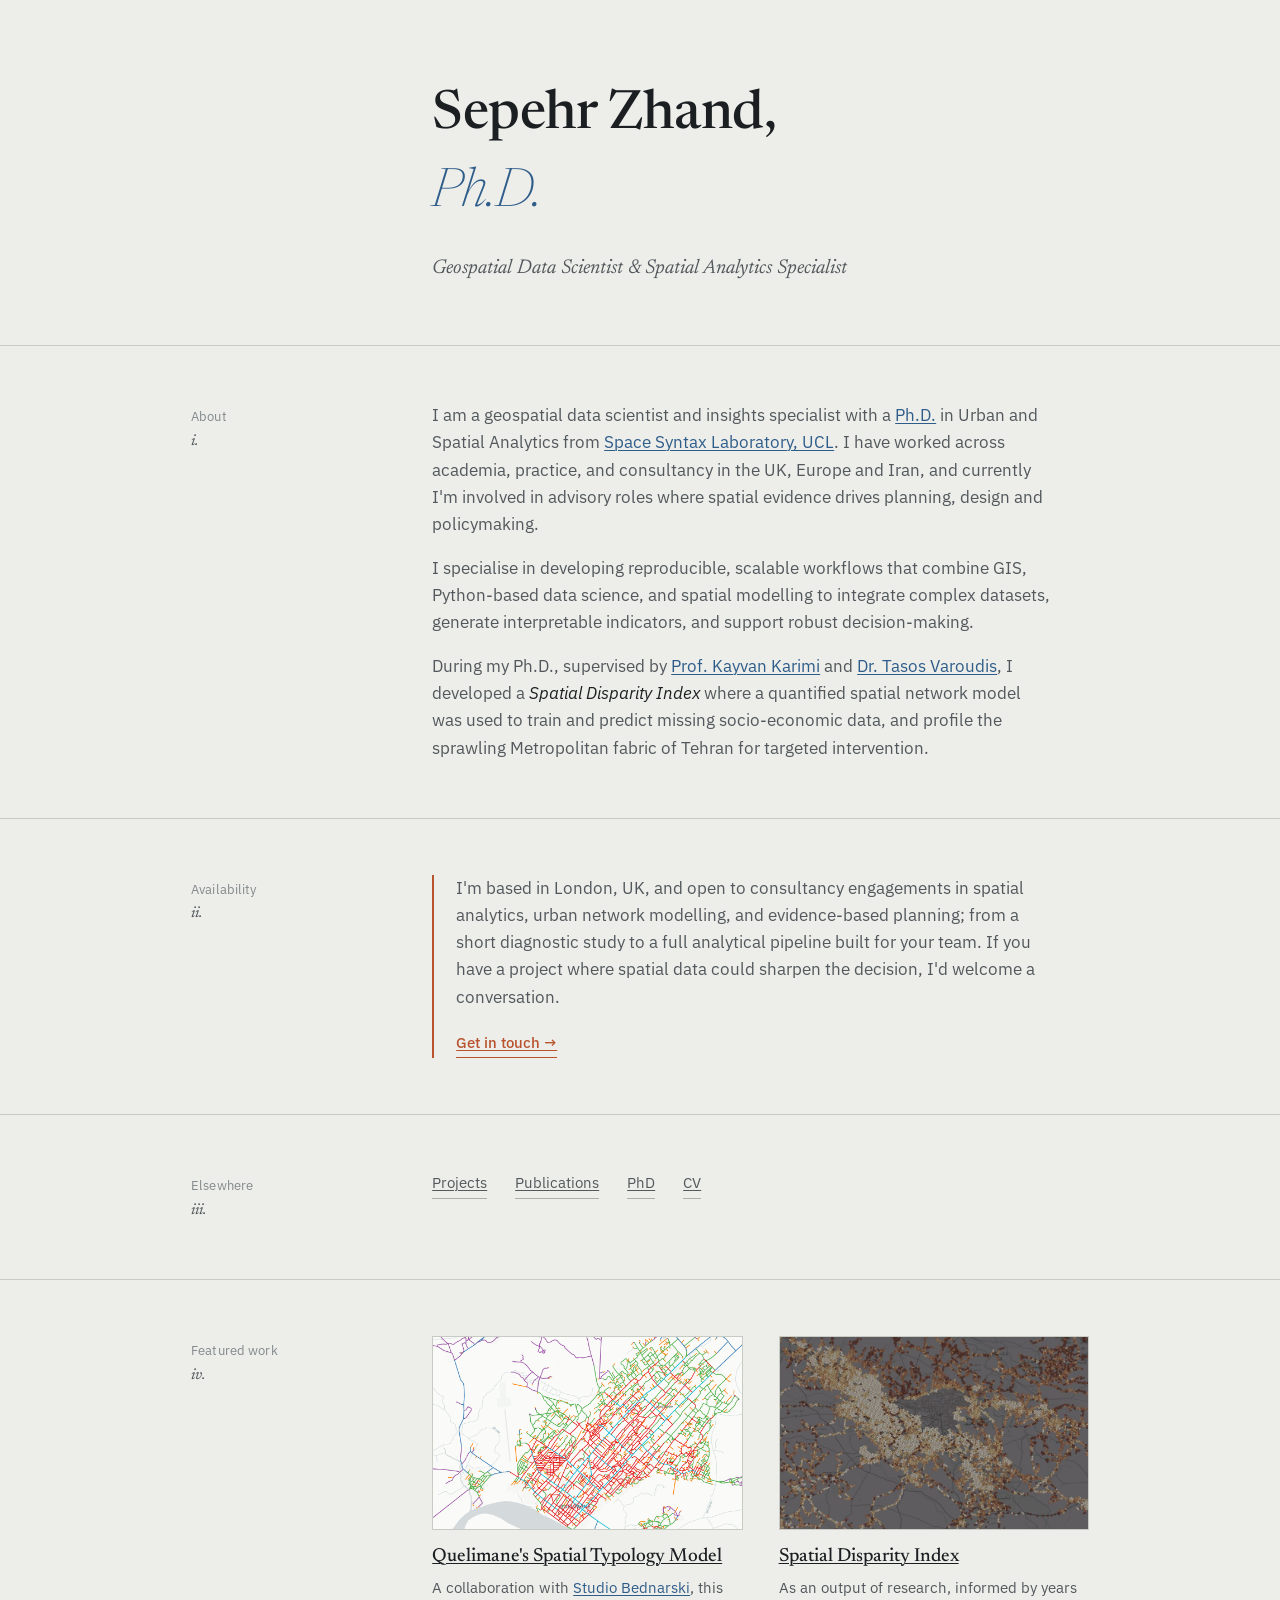
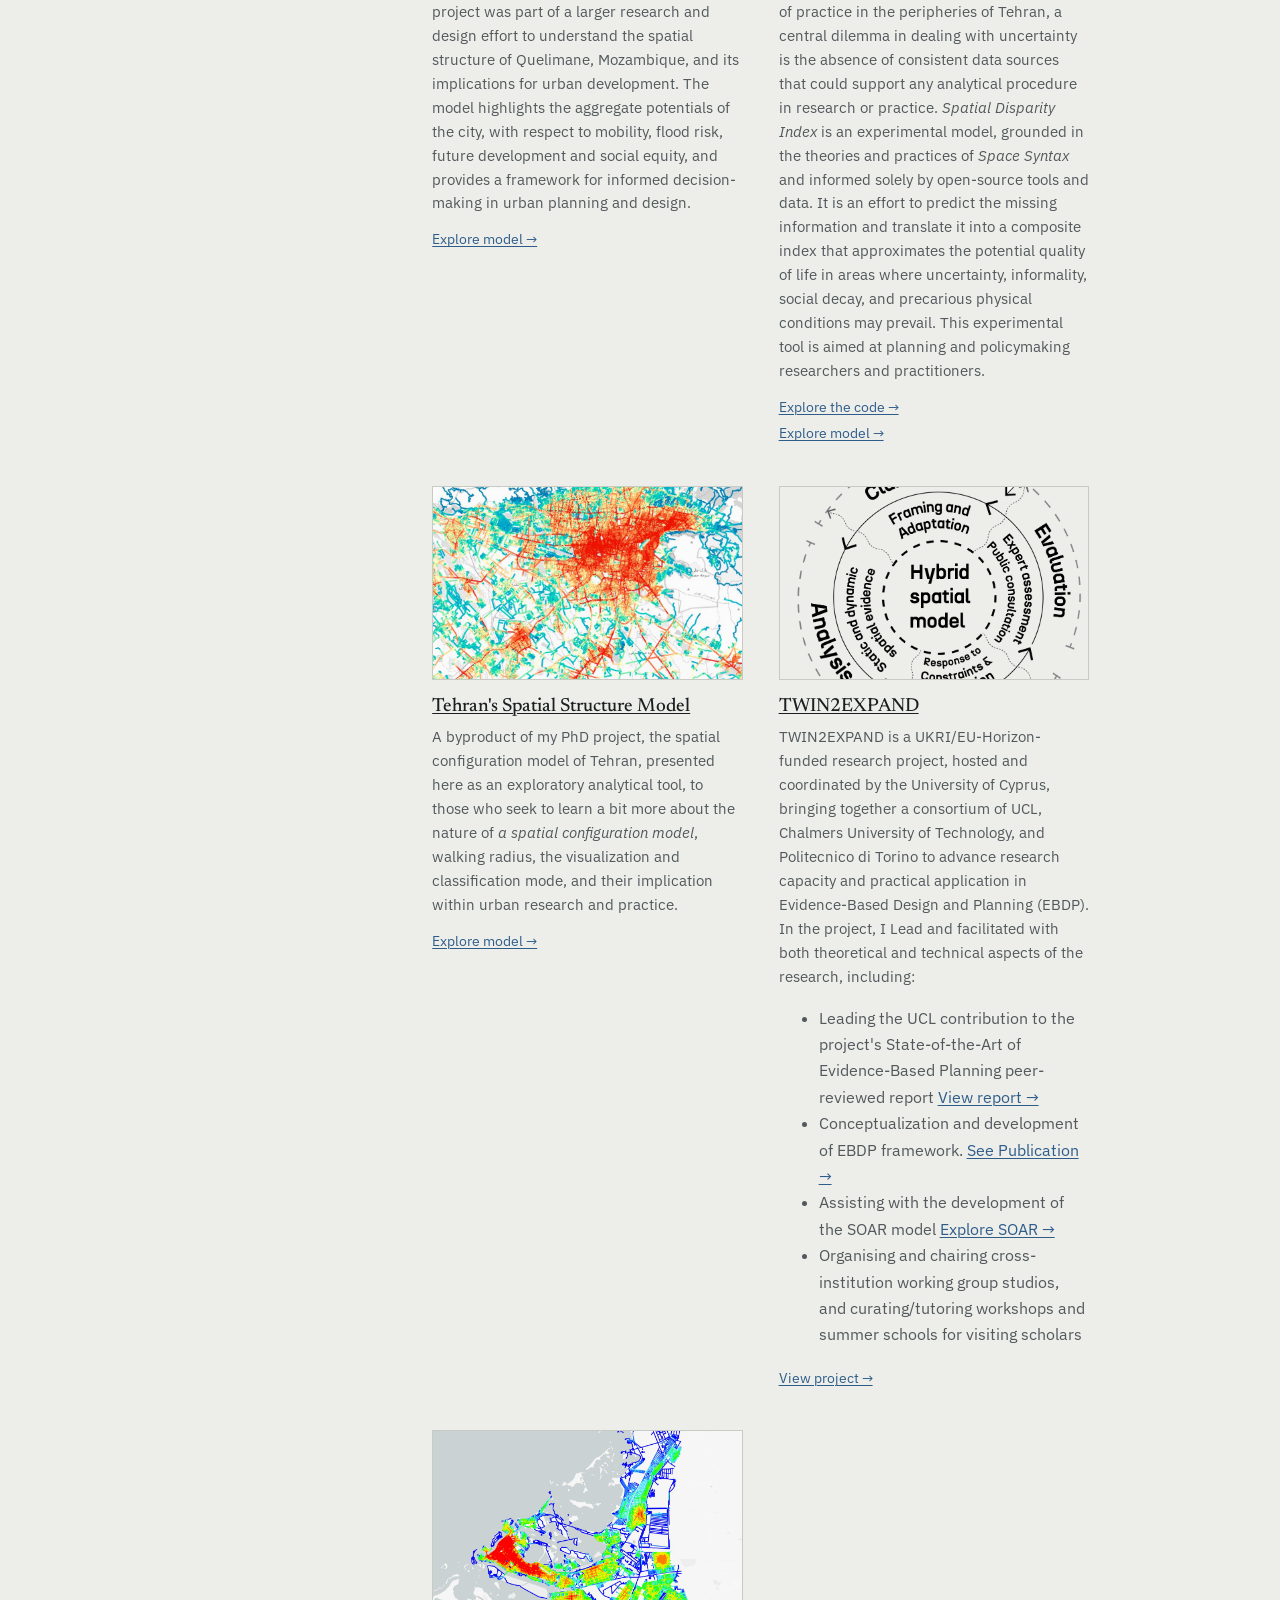
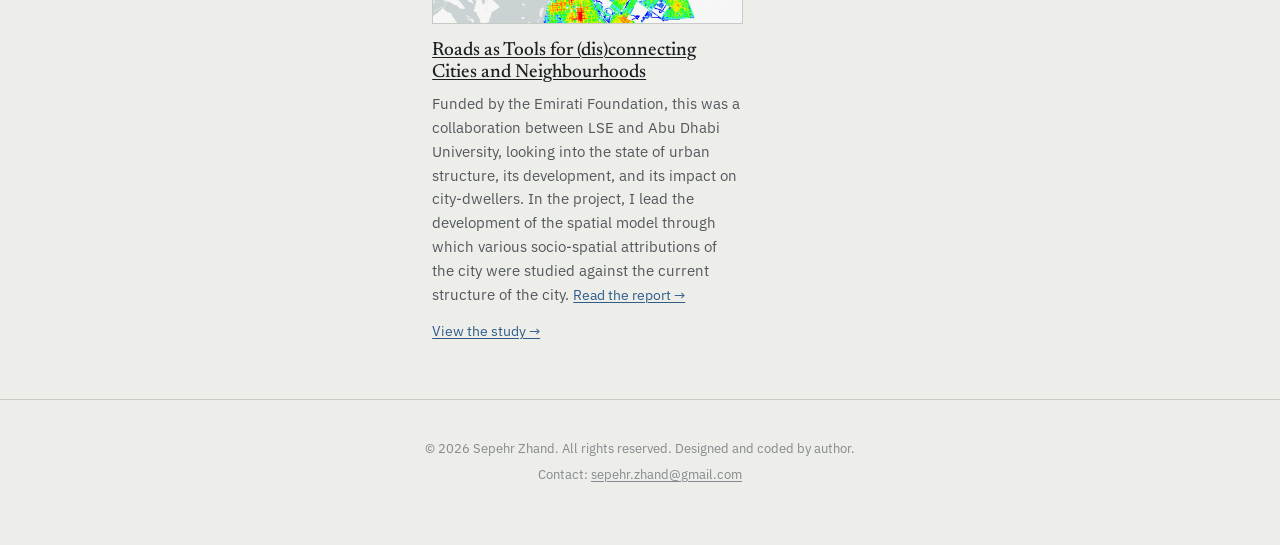
<file: index.html>
<!DOCTYPE html>
<html lang="en">
<head>
  <script async src="https://www.googletagmanager.com/gtag/js?id=G-3QP1PSCG93"></script>
  <script>
    window.dataLayer = window.dataLayer || [];
    function gtag(){dataLayer.push(arguments);}
    gtag('js', new Date());

    gtag('config', 'G-3QP1PSCG93');
  </script>
  <meta charset="UTF-8">
  <meta name="viewport" content="width=device-width, initial-scale=1.0">
  <meta name="description" content="Portfolio of Dr. Sepehr Zhand, a Geospatial Data Scientist & Spatial Analytics Specialist specializing in urban networks, GIS, Python, and spatial modelling.">
  <meta name="keywords" content="Sepehr Zhand, Geospatial Data Scientist, Spatial Analytics, Space Syntax, UCL, Urban Analytics, Python GIS, Tehran Spatial Model">
  <meta name="author" content="Sepehr Zhand">

  <meta property="og:type" content="website">
  <meta property="og:title" content="Sepehr Zhand Ph.D. | Geospatial Data Scientist">
  <meta property="og:description" content="Geospatial data science, urban network modeling, and spatial analytics by Dr. Sepehr Zhand (UCL Space Syntax Laboratory).">
  <meta property="og:image" content="img/tehran_spm.JPG">
  <title>Sepehr Zhand Ph.D. | Geospatial Data Scientist</title>
  <link rel="icon" href="data:image/svg+xml,<svg xmlns=%22http://www.w3.org/2000/svg%22 viewBox=%220 0 100 100%22><text y=%22.9em%22 font-size=%2290%22>🗺️</text></svg>">
  <link rel="preconnect" href="https://fonts.googleapis.com">
  <link rel="preconnect" href="https://fonts.gstatic.com" crossorigin>
  <link href="https://fonts.googleapis.com/css2?family=Newsreader:ital,wght@0,400;0,500;0,600;1,400;1,500&family=IBM+Plex+Sans:ital,wght@0,400;0,500;0,600;1,400&display=swap" rel="stylesheet">
  <link rel="stylesheet" href="styles.css">
</head>
<body>

  <header class="hero">
    <div class="row">
      <div class="spine-label" aria-hidden="true"></div>
      <div class="hero-content">
        <h1 class="name">Sepehr Zhand, <span class="degree">Ph.D.</span></h1>
        <p class="tagline">Geospatial Data Scientist &amp; Spatial Analytics Specialist</p>
      </div>
    </div>
  </header>

  <main>

    <section class="intro" id="about">
      <div class="row">
        <div class="spine-label">About<span class="n">i.</span></div>
        <div class="content">
          <p>
            I am a geospatial data scientist and insights specialist with a <a href="https://www.ucl.ac.uk/bartlett/architecture/people/mphilphd-students/architectural-space-computation-students/sepehr-zhand">Ph.D.</a>
            in Urban and Spatial Analytics from <a href="https://www.ucl.ac.uk/bartlett/architecture/research/space-syntax-laboratory">Space Syntax Laboratory, UCL</a>. I have worked across academia, practice, and consultancy in the UK, Europe and Iran, and currently I'm involved in advisory roles where spatial evidence drives planning, design and policymaking.
          </p>
          <p>
            I specialise in developing reproducible, scalable workflows that combine GIS, Python-based data
            science, and spatial modelling to integrate complex datasets, generate interpretable indicators, and support robust
            decision-making.
          </p>
          <p>
            During my Ph.D., supervised by <a href="https://profiles.ucl.ac.uk/1454-kayvan-karimi">Prof. Kayvan Karimi</a> and
            <a href="https://profiles.ucl.ac.uk/34775-tasos-varoudis">Dr. Tasos Varoudis</a>, I developed a <em>Spatial Disparity Index</em> where a quantified spatial network model was used to train and predict
            missing socio-economic data, and profile the sprawling Metropolitan fabric of Tehran for targeted intervention.
          </p>
        </div>
      </div>
    </section>

    <section class="availability" id="availability">
      <div class="row">
        <div class="spine-label">Availability<span class="n">ii.</span></div>
        <div class="content">
          <p>
            I'm based in London, UK, and open to consultancy engagements in spatial analytics, urban network modelling, and evidence-based planning; from a short diagnostic study to a full analytical pipeline built for your team. If you have a project where spatial data could sharpen the decision, I'd welcome a conversation.
          </p>
          <a class="cta-link" href="mailto:sepehr.zhand@gmail.com?subject=Consultancy%20enquiry">Get in touch →</a>
        </div>
      </div>
    </section>

    <section class="nav-section">
      <div class="row">
        <div class="spine-label">Elsewhere<span class="n">iii.</span></div>
        <div class="content">
          <nav class="nav-links" aria-label="Main Navigation">
            <a href="https://github.com/sepehrzh">Projects</a>
            <a href="https://scholar.google.com/citations?user=4BRWw7YAAAAJ&hl=en">Publications</a>
            <a href="https://discovery.ucl.ac.uk/id/eprint/10216841/">PhD</a>
            <a href="cv.html">CV</a>
          </nav>
        </div>
      </div>
    </section>

    <section class="projects-section" id="work">
      <div class="row">
        <div class="spine-label">Featured work<span class="n">iv.</span></div>
        <div class="content">

          <div class="projects-grid">

            <article class="project-card">
              <div class="project-image">
                <img src="img/que.PNG" alt="Quelimane's spatial typology">
              </div>
              <div class="project-content">
                <h3><a href="https://www.studio-bednarski.com/map.html">Quelimane's Spatial Typology Model</a></h3>
                <p>
                  A collaboration with <a href="https://www.studio-bednarski.com/">Studio Bednarski</a>, this project was part of a larger research and design effort to understand the spatial structure of Quelimane, Mozambique, and its implications for urban development. The model highlights the aggregate potentials of the city, with respect to mobility, flood risk, future development and social equity, and provides a framework for informed decision-making in urban planning and design.
                </p>
                <a class="project-link-text" href="https://www.studio-bednarski.com/map.html">Explore model →</a>
              </div>
            </article>

            <article class="project-card">
              <div class="project-image">
                <img src="img/sdi_tehran.JPG" alt="Tehran's Spatial Disparity Index">
              </div>
              <div class="project-content">
                <h3><a href="https://sepehrzh.github.io/sdi/index.html">Spatial Disparity Index</a></h3>
                <p>
                  As an output of research, informed by years of practice in the peripheries of Tehran, a central dilemma in dealing with uncertainty is the absence of consistent data sources that could support any analytical procedure in research or practice. <i>Spatial Disparity Index</i> is an experimental model, grounded in the theories and practices of <i>Space Syntax</i> and informed solely by open-source tools and data. It is an effort to predict the missing information and translate it into a composite index that approximates the potential quality of life in areas where uncertainty, informality, social decay, and precarious physical conditions may prevail. This experimental tool is aimed at planning and policymaking researchers and practitioners.
                </p>
                <a class="project-link-text" href="https://github.com/sepehrzh/sdi-tehran">Explore the code →</a> <br>
                <a class="project-link-text" href="https://sepehrzh.github.io/sdi/index.html">Explore model →</a>
              </div>
            </article>

            <article class="project-card">
              <div class="project-image">
                <img src="img/tehran_spm.JPG" alt="Tehran Spatial Structure Model visualization map">
              </div>
              <div class="project-content">
                <h3><a href="https://sepehrzh.github.io/tehran_spm/teh.html">Tehran's Spatial Structure Model</a></h3>
                <p>
                  A byproduct of my PhD project, the spatial configuration model of Tehran, presented here as an exploratory analytical tool, to those who seek to learn a bit more about the nature of <em>a spatial configuration model</em>, walking radius, the visualization and classification mode, and their implication within urban research and practice.
                </p>
                <a class="project-link-text" href="https://sepehrzh.github.io/tehran_spm/teh.html">Explore model →</a>
              </div>
            </article>

            <article class="project-card">
              <div class="project-image">
                <img src="img/ebdp.png" alt="TWIN2EXPAND Project diagram">
              </div>
              <div class="project-content">
                <h3><a href="https://twin2expand.surf.com.cy/">TWIN2EXPAND</a></h3>
                <p>
                  TWIN2EXPAND is a UKRI/EU-Horizon-funded research project, hosted and coordinated by the University of Cyprus, 
                  bringing together a consortium of UCL, Chalmers University of Technology, and Politecnico di Torino 
                  to advance research capacity and practical application in Evidence-Based Design and Planning (EBDP).
                  <br>
                  In the project, I Lead and facilitated with both theoretical and technical aspects of the research, including:
                  <ul>
                    <li>Leading the UCL contribution to the project's State-of-the-Art of Evidence-Based Planning peer-reviewed report <a href="https://twin2expand.surf.com.cy/wp-content/uploads/2025/10/D3.2-State-of-the-Art-of-EBDP.pdf">View report →</a> </li>
                    <li>Conceptualization and development of EBDP framework. <a href="https://www.mdpi.com/2413-8851/9/11/457">See Publication →</a></li>
                    <li>Assisting with the development of the SOAR model <a href="https://github.com/UCL/t2e-soar-eu">Explore SOAR →</a></li>
                    <li>Organising and chairing cross-institution working group studios, and curating/tutoring workshops and summer schools for visiting scholars</li>
                  </ul>
                </p>
                <a class="project-link-text" href="https://twin2expand.surf.com.cy/">View project →</a>
              </div>
            </article>

            <article class="project-card">
              <div class="project-image">
                <img src="img/Whole_boundary_INTr2km.jpg" alt="Abu Dhabi road network spatial study map">
              </div>
              <div class="project-content">
                <h3><a href="https://www.lse.ac.uk/cities/research/cities-environment-and-climate-change/Roads-as-Tools-for-disconnecting-Cities-and-Neighbourhoods-a-socio-spatial-study-of-Abu-Dhabi">Roads as Tools for (dis)connecting Cities and Neighbourhoods</a></h3>
                <p>
                  Funded by the Emirati Foundation, this was a collaboration between LSE and Abu Dhabi University, 
                  looking into the state of urban structure, its development, and its impact on city-dwellers.
                  In the project, I lead the development of the spatial model through which various socio-spatial attributions of the city were studied against the current structure of the city.
                  <a class="project-link-text" href="https://researchonline.lse.ac.uk/id/eprint/121109/">Read the report →</a>
                </p>
                <a class="project-link-text" href="https://www.lse.ac.uk/cities/research/cities-environment-and-climate-change/Roads-as-Tools-for-disconnecting-Cities-and-Neighbourhoods-a-socio-spatial-study-of-Abu-Dhabi">View the study →</a>
              </div>
            </article>

          </div>
        </div>
      </div>
    </section>

  </main>

  <footer class="site-footer">
    <p class="footer-copyright">&copy; 2026 Sepehr Zhand. All rights reserved. Designed and coded by author.</p>
    <p class="footer-contact">
      Contact: <a href="mailto:sepehr.zhand@gmail.com">sepehr.zhand@gmail.com</a>
    </p>
  </footer>

</body>
</html>
</file>
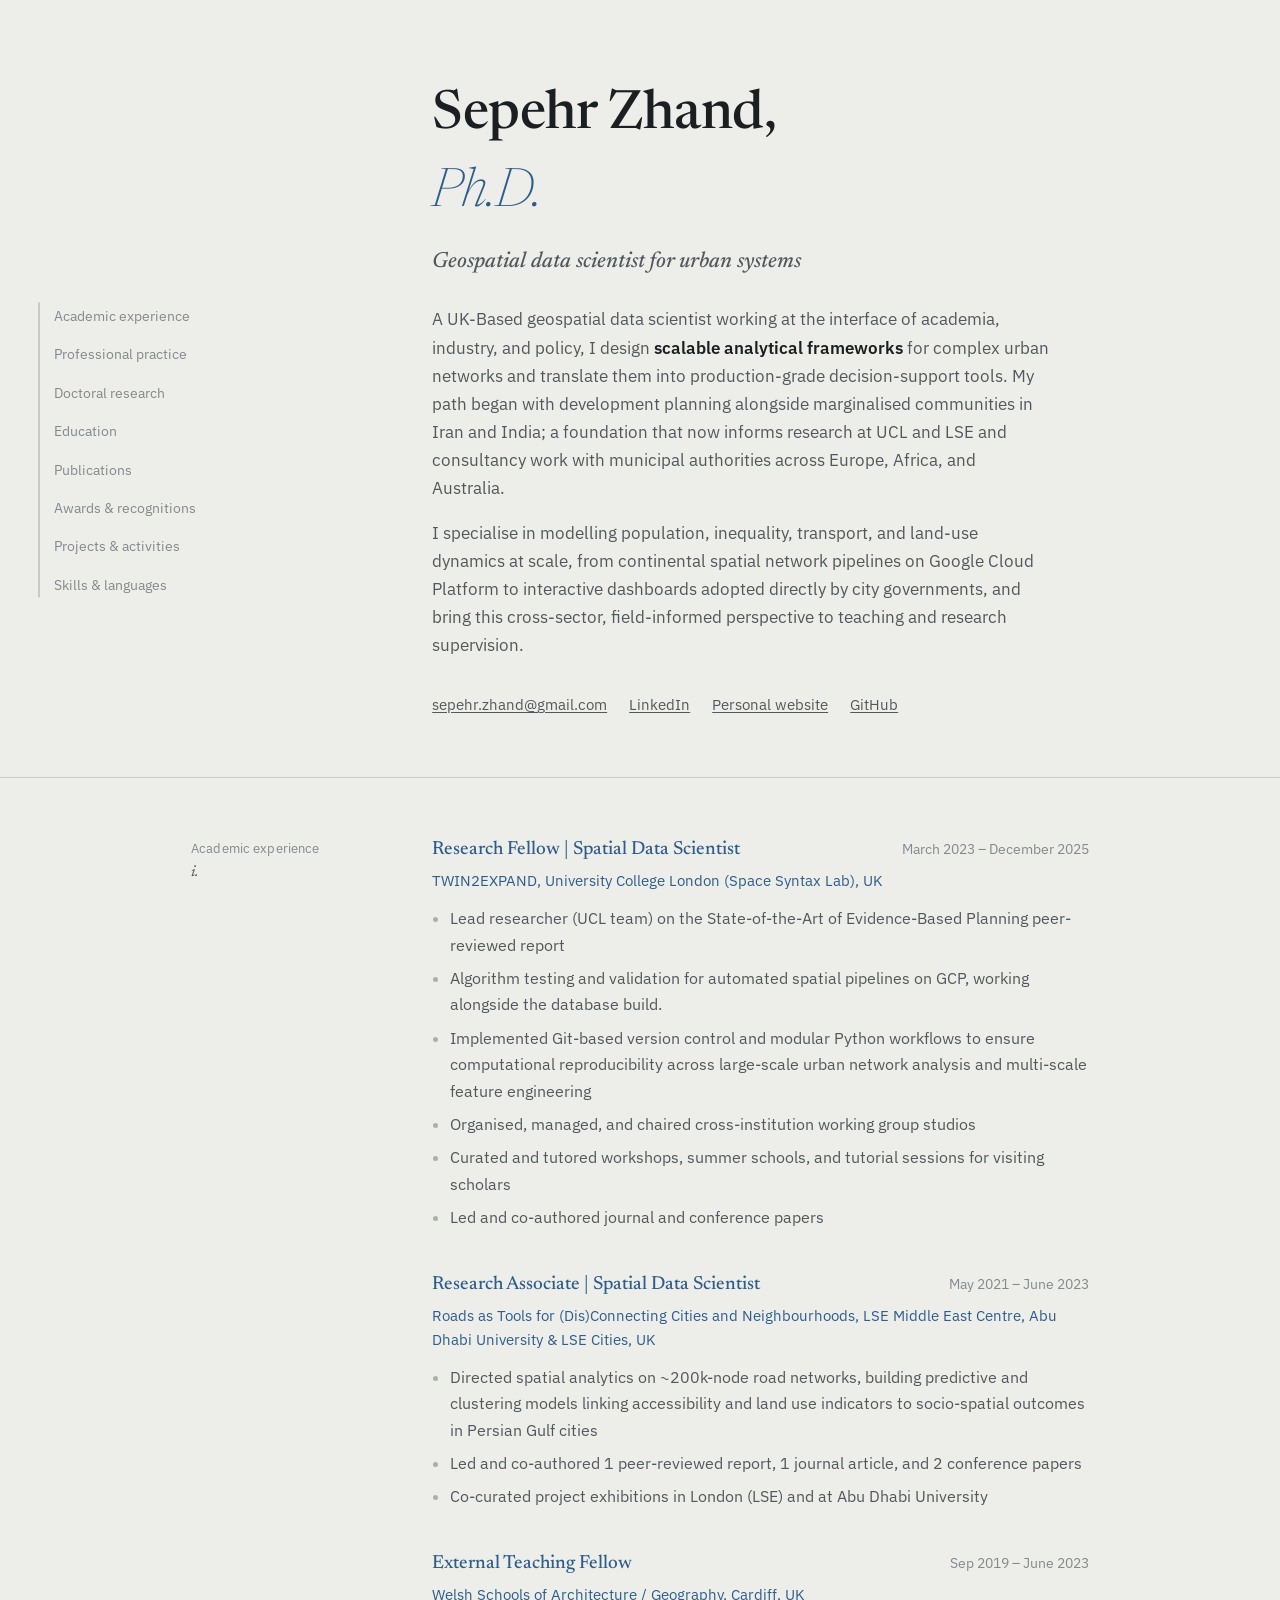
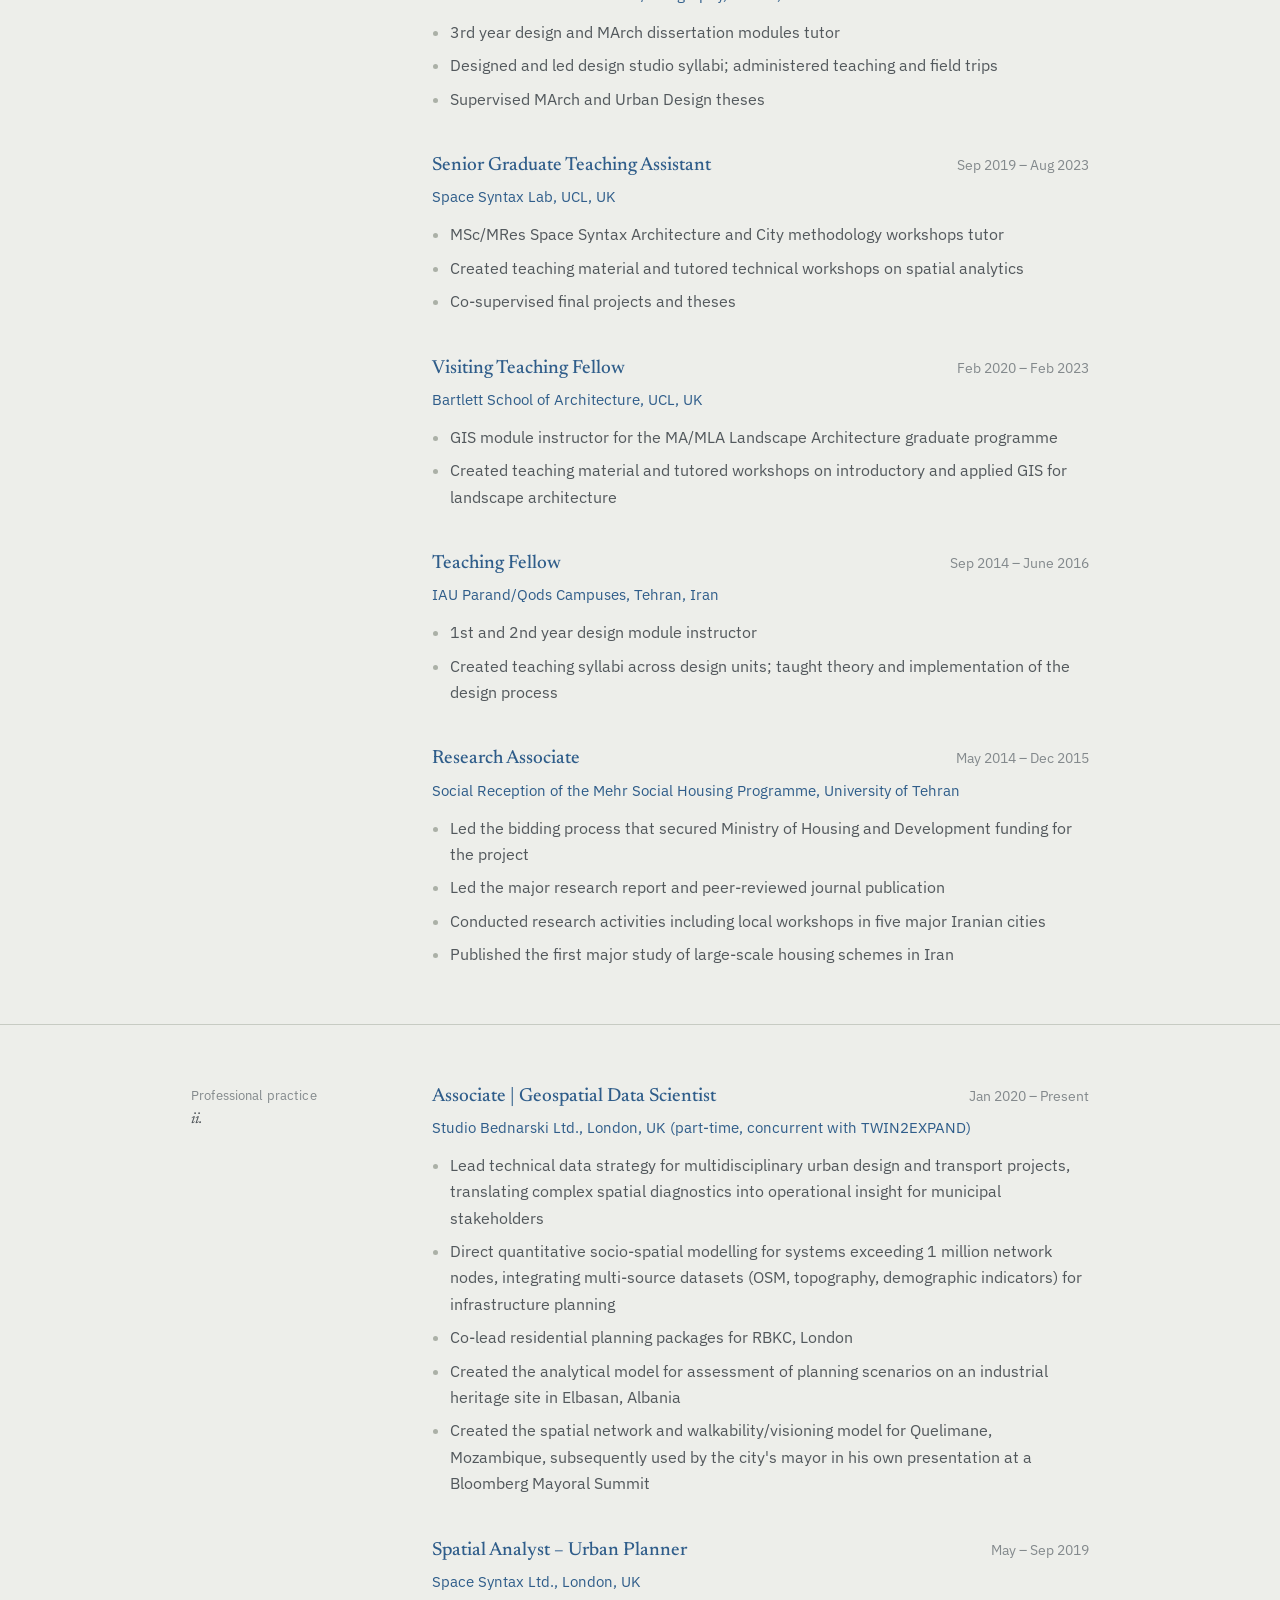
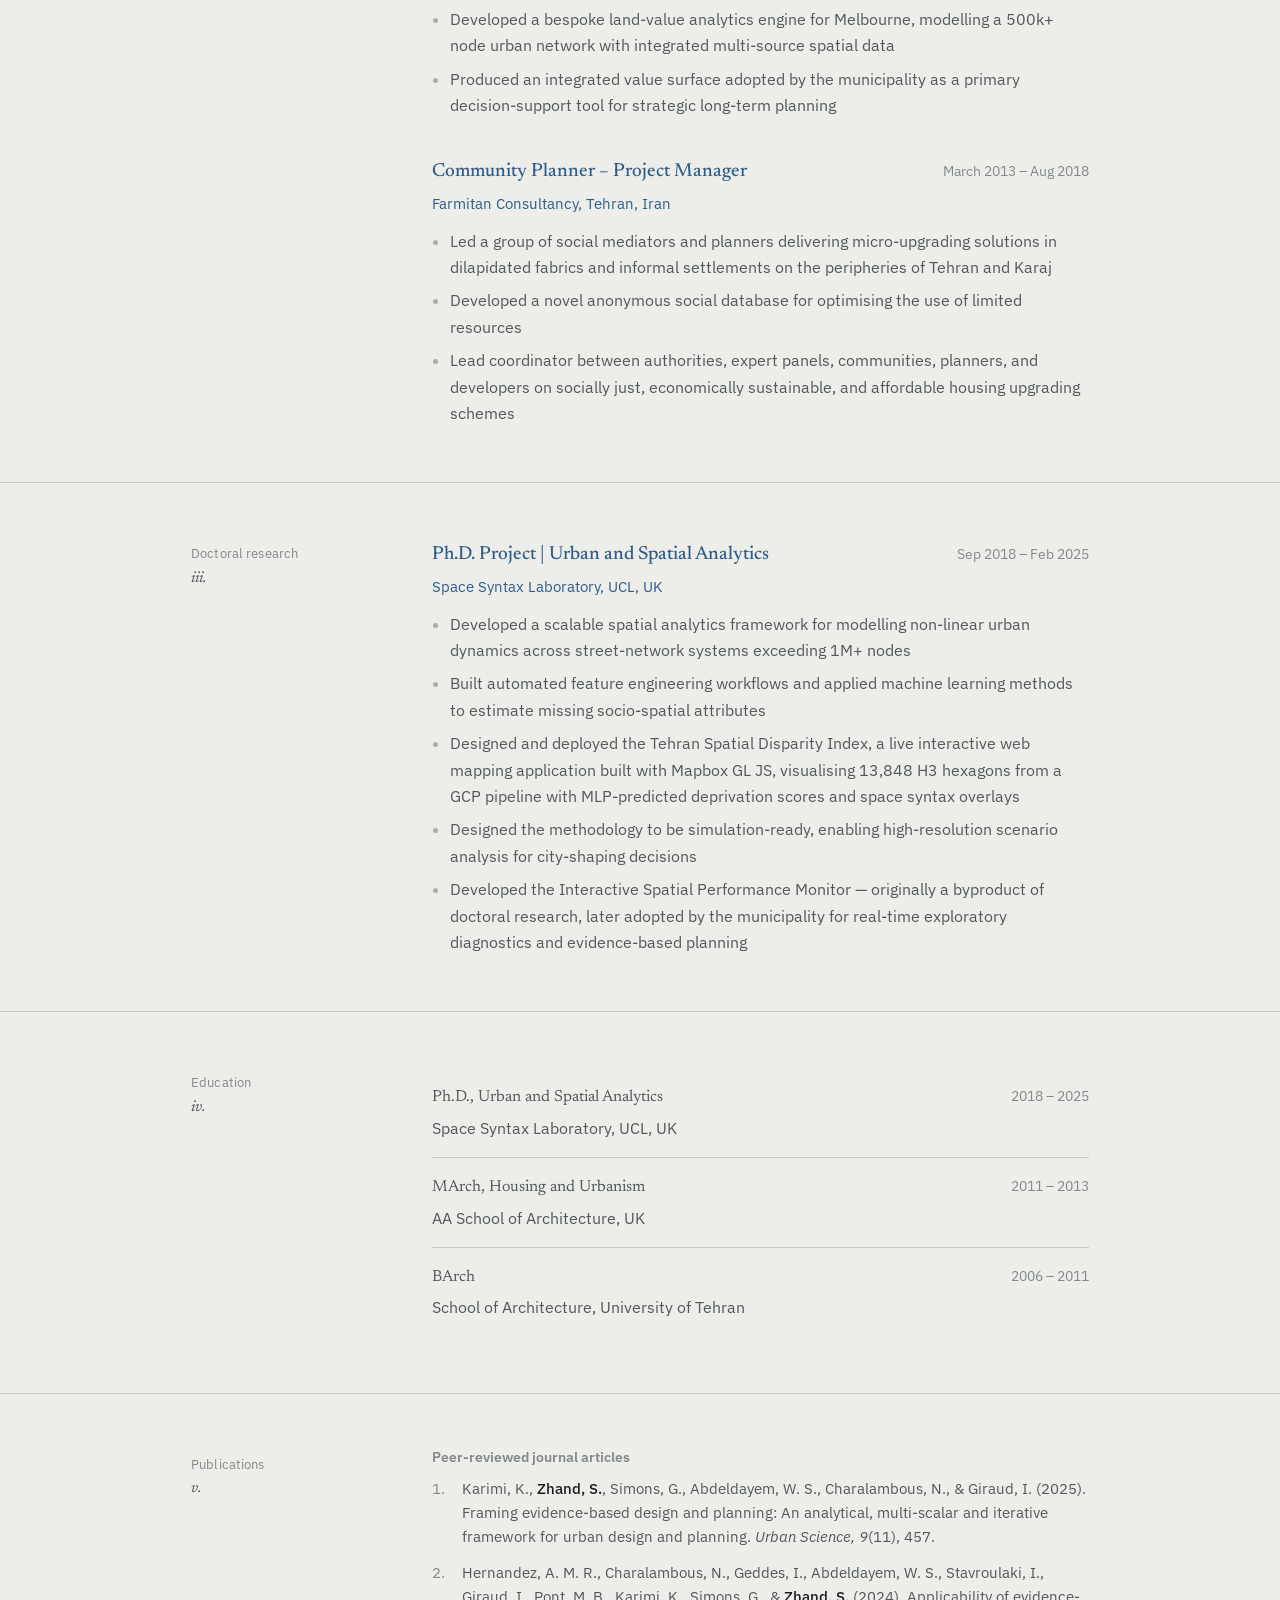
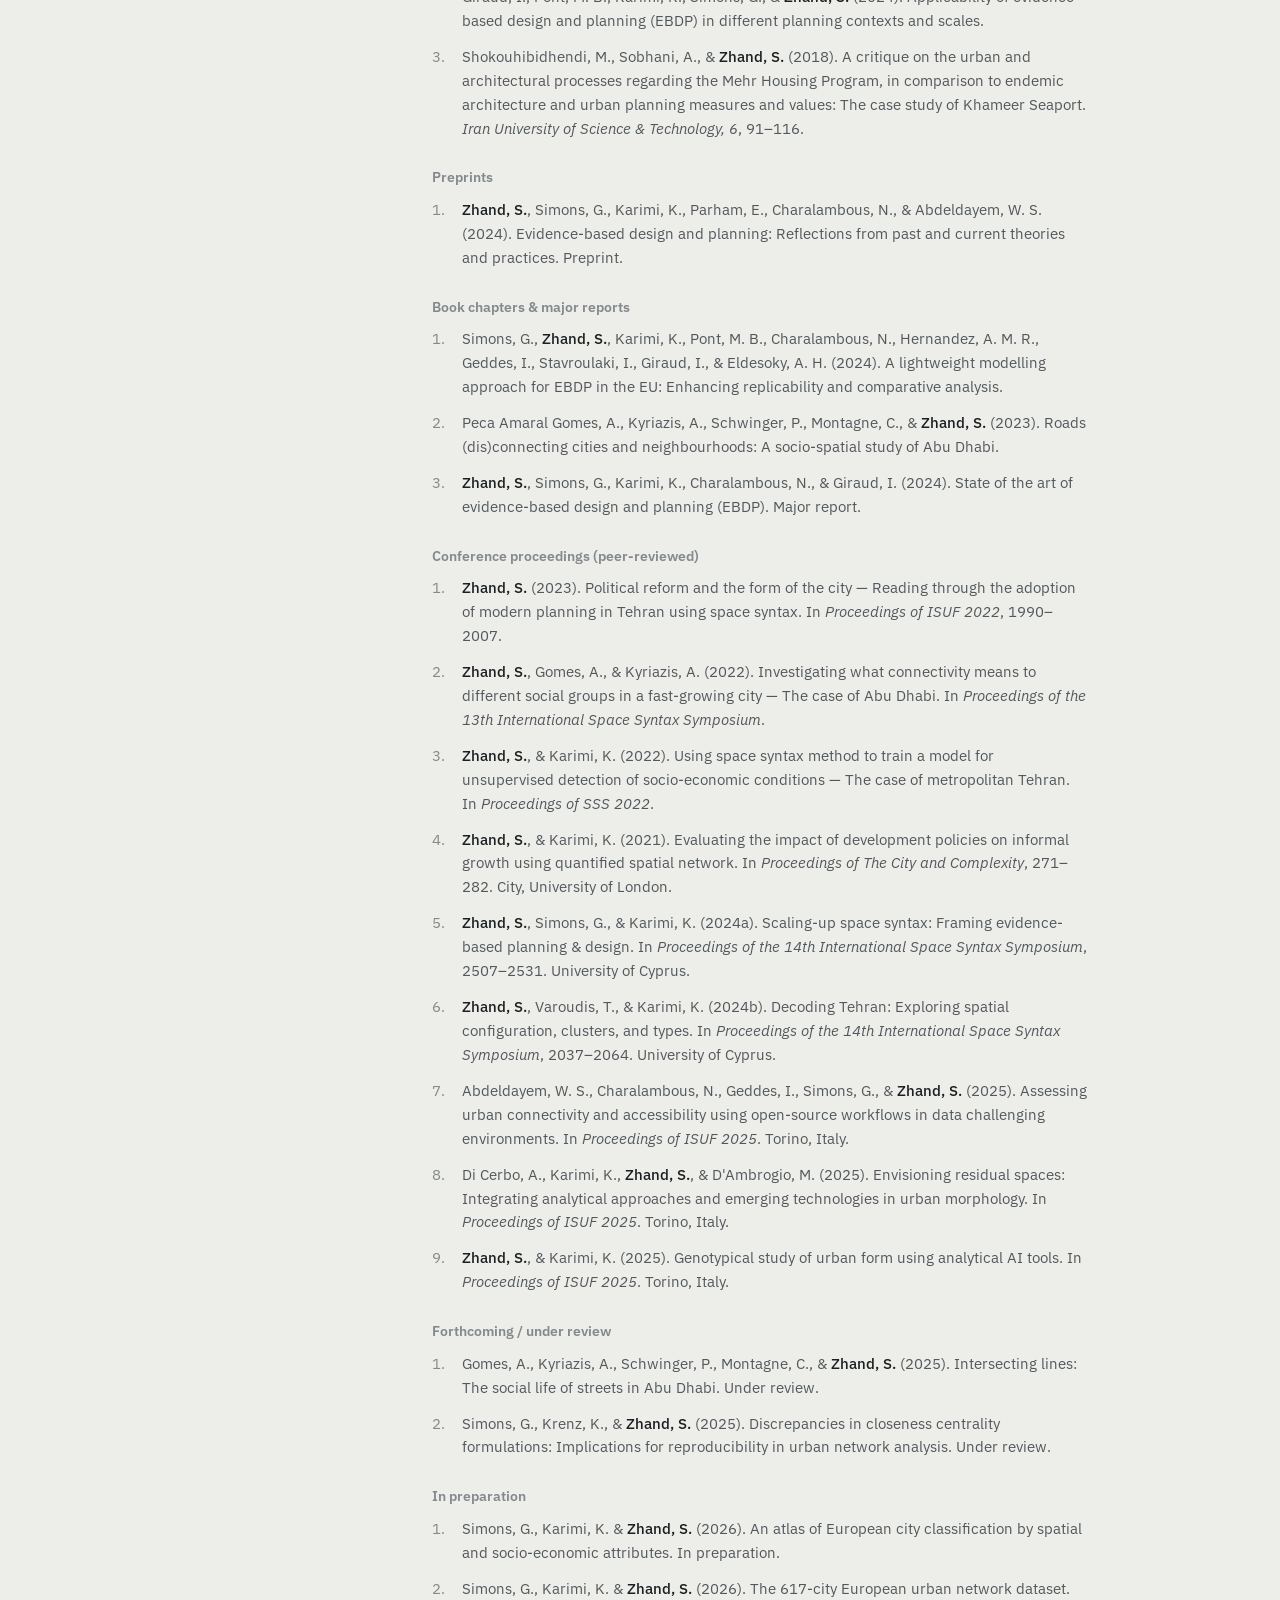
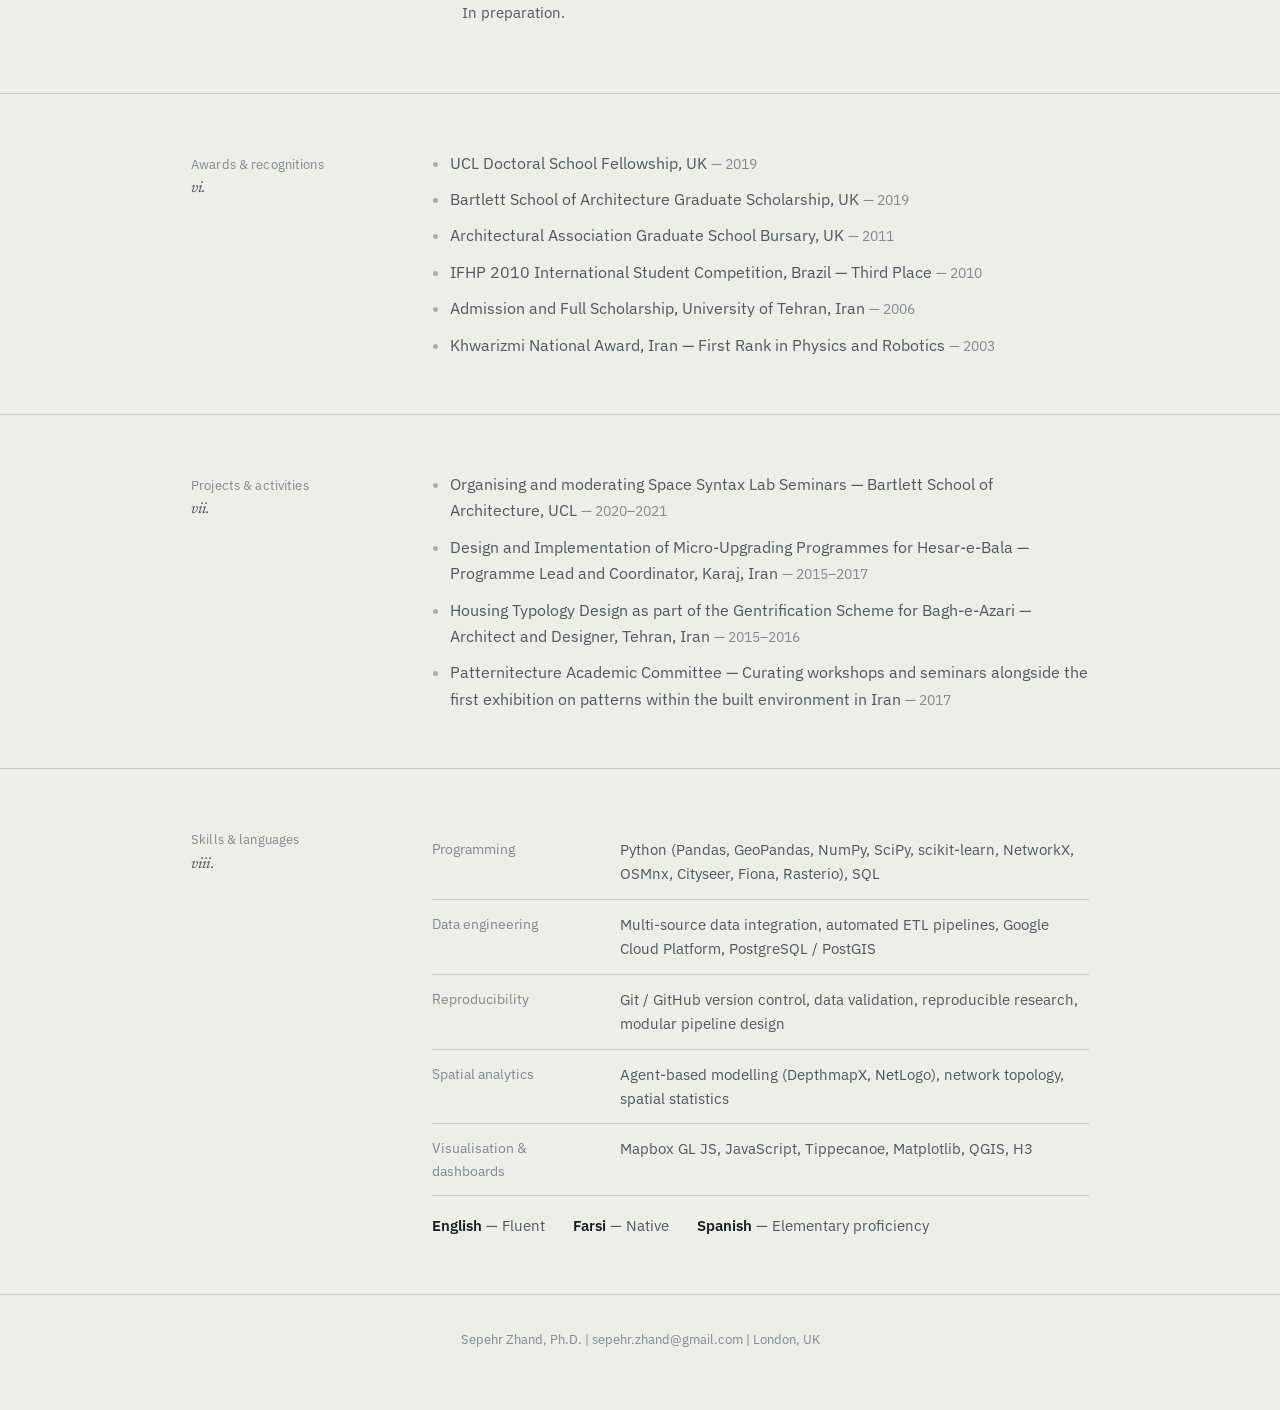
<file: cv.html>
<!DOCTYPE html>
<html lang="en">
<head>
  <script async src="https://www.googletagmanager.com/gtag/js?id=G-3QP1PSCG93"></script>
  <script>
    window.dataLayer = window.dataLayer || [];
    function gtag(){dataLayer.push(arguments);}
    gtag('js', new Date());

    gtag('config', 'G-3QP1PSCG93');
  </script>
  <meta charset="UTF-8">
  <meta name="viewport" content="width=device-width, initial-scale=1.0">
  <title>Sepehr Zhand, Ph.D. — Geospatial Data Scientist</title>
  <meta name="description" content="CV of Sepehr Zhand, Ph.D. — Geospatial Data Scientist working at the interface of academia, industry, and policy in urban systems and spatial analytics.">
  <link rel="preconnect" href="https://fonts.googleapis.com">
  <link rel="preconnect" href="https://fonts.gstatic.com" crossorigin>
  <link href="https://fonts.googleapis.com/css2?family=Newsreader:ital,wght@0,400;0,500;0,600;1,400;1,500&family=IBM+Plex+Sans:ital,wght@0,400;0,500;0,600;1,400&display=swap" rel="stylesheet">
  <link rel="stylesheet" href="styles.css">
</head>
<body>
  <nav class="cv-sidebar" aria-label="CV Sections">
    <ul>
      <li><a href="#academic">Academic experience</a></li>
      <li><a href="#practice">Professional practice</a></li>
      <li><a href="#doctoral">Doctoral research</a></li>
      <li><a href="#education">Education</a></li>
      <li><a href="#publications">Publications</a></li>
      <li><a href="#awards">Awards &amp; recognitions</a></li>
      <li><a href="#projects">Projects &amp; activities</a></li>
      <li><a href="#skills">Skills &amp; languages</a></li>
    </ul>
  </nav>

<header class="hero">
  <div class="row">
    <div></div>
    <div class="content">
      <h1 class="name">Sepehr Zhand, <span class="degree">Ph.D.</span></h1>
      <h3 class="name">Geospatial data scientist for urban systems</h3>
      <div class="intro">
        <p>A UK-Based geospatial data scientist working at the interface of academia, industry, and policy, I design <strong>scalable analytical frameworks</strong> for complex urban networks and translate them into production-grade decision-support tools. My path began with development planning alongside marginalised communities in Iran and India; a foundation that now informs research at UCL and LSE and consultancy work with municipal authorities across Europe, Africa, and Australia.</p>
        <p>I specialise in modelling population, inequality, transport, and land-use dynamics at scale, from continental spatial network pipelines on Google Cloud Platform to interactive dashboards adopted directly by city governments, and bring this cross-sector, field-informed perspective to teaching and research supervision.</p>
      </div>
      <div class="contact-strip">
        <a href="mailto:sepehr.zhand@gmail.com">sepehr.zhand@gmail.com</a>
        <a href="https://www.linkedin.com/in/sepehrzhand/" aria-label="LinkedIn profile">LinkedIn</a>
        <a href="https://sepehrzh.github.io/" aria-label="Personal website">Personal website</a>
        <a href="https://github.com/sepehrzh" aria-label="GitHub profile">GitHub</a>
      </div>
    </div>
  </div>
</header>

<main>

  <section id="academic">
    <div class="row">
      <div class="spine-label">Academic experience<span class="n">i.</span></div>
      <div class="content">

        <div class="entry">
          <div class="entry-head">
            <span class="entry-title">Research Fellow | Spatial Data Scientist</span>
            <span class="entry-date">March 2023 – December 2025</span>
          </div>
          <div class="entry-org">TWIN2EXPAND, University College London (Space Syntax Lab), UK</div>
          <ul>
            <li>Lead researcher (UCL team) on the State-of-the-Art of Evidence-Based Planning peer-reviewed report</li>
            <li>Algorithm testing and validation for automated spatial pipelines on GCP, working alongside the database build.</li>
            <li>Implemented Git-based version control and modular Python workflows to ensure computational reproducibility across large-scale urban network analysis and multi-scale feature engineering</li>
            <li>Organised, managed, and chaired cross-institution working group studios</li>
            <li>Curated and tutored workshops, summer schools, and tutorial sessions for visiting scholars</li>
            <li>Led and co-authored journal and conference papers</li>
          </ul>
        </div>

        <div class="entry">
          <div class="entry-head">
            <span class="entry-title">Research Associate | Spatial Data Scientist</span>
            <span class="entry-date">May 2021 – June 2023</span>
          </div>
          <div class="entry-org">Roads as Tools for (Dis)Connecting Cities and Neighbourhoods, LSE Middle East Centre, Abu Dhabi University &amp; LSE Cities, UK</div>
          <ul>
            <li>Directed spatial analytics on ~200k-node road networks, building predictive and clustering models linking accessibility and land use indicators to socio-spatial outcomes in Persian Gulf cities</li>
            <li>Led and co-authored 1 peer-reviewed report, 1 journal article, and 2 conference papers</li>
            <li>Co-curated project exhibitions in London (LSE) and at Abu Dhabi University</li>
          </ul>
        </div>

        <div class="entry">
          <div class="entry-head">
            <span class="entry-title">External Teaching Fellow</span>
            <span class="entry-date">Sep 2019 – June 2023</span>
          </div>
          <div class="entry-org">Welsh Schools of Architecture / Geography, Cardiff, UK</div>
          <ul>
            <li>3rd year design and MArch dissertation modules tutor</li>
            <li>Designed and led design studio syllabi; administered teaching and field trips</li>
            <li>Supervised MArch and Urban Design theses</li>
          </ul>
        </div>

        <div class="entry">
          <div class="entry-head">
            <span class="entry-title">Senior Graduate Teaching Assistant</span>
            <span class="entry-date">Sep 2019 – Aug 2023</span>
          </div>
          <div class="entry-org">Space Syntax Lab, UCL, UK</div>
          <ul>
            <li>MSc/MRes Space Syntax Architecture and City methodology workshops tutor</li>
            <li>Created teaching material and tutored technical workshops on spatial analytics</li>
            <li>Co-supervised final projects and theses</li>
          </ul>
        </div>

        <div class="entry">
          <div class="entry-head">
            <span class="entry-title">Visiting Teaching Fellow</span>
            <span class="entry-date">Feb 2020 – Feb 2023</span>
          </div>
          <div class="entry-org">Bartlett School of Architecture, UCL, UK</div>
          <ul>
            <li>GIS module instructor for the MA/MLA Landscape Architecture graduate programme</li>
            <li>Created teaching material and tutored workshops on introductory and applied GIS for landscape architecture</li>
          </ul>
        </div>

        <div class="entry">
          <div class="entry-head">
            <span class="entry-title">Teaching Fellow</span>
            <span class="entry-date">Sep 2014 – June 2016</span>
          </div>
          <div class="entry-org">IAU Parand/Qods Campuses, Tehran, Iran</div>
          <ul>
            <li>1st and 2nd year design module instructor</li>
            <li>Created teaching syllabi across design units; taught theory and implementation of the design process</li>
          </ul>
        </div>

        <div class="entry">
          <div class="entry-head">
            <span class="entry-title">Research Associate</span>
            <span class="entry-date">May 2014 – Dec 2015</span>
          </div>
          <div class="entry-org">Social Reception of the Mehr Social Housing Programme, University of Tehran</div>
          <ul>
            <li>Led the bidding process that secured Ministry of Housing and Development funding for the project</li>
            <li>Led the major research report and peer-reviewed journal publication</li>
            <li>Conducted research activities including local workshops in five major Iranian cities</li>
            <li>Published the first major study of large-scale housing schemes in Iran</li>
          </ul>
        </div>

      </div>
    </div>
  </section>

  <section id="practice">
    <div class="row">
      <div class="spine-label">Professional practice<span class="n">ii.</span></div>
      <div class="content">

        <div class="entry">
          <div class="entry-head">
            <span class="entry-title">Associate | Geospatial Data Scientist</span>
            <span class="entry-date">Jan 2020 – Present</span>
          </div>
          <div class="entry-org">Studio Bednarski Ltd., London, UK (part-time, concurrent with TWIN2EXPAND)</div>
          <ul>
            <li>Lead technical data strategy for multidisciplinary urban design and transport projects, translating complex spatial diagnostics into operational insight for municipal stakeholders</li>
            <li>Direct quantitative socio-spatial modelling for systems exceeding 1 million network nodes, integrating multi-source datasets (OSM, topography, demographic indicators) for infrastructure planning</li>
            <li>Co-lead residential planning packages for RBKC, London</li>
            <li>Created the analytical model for assessment of planning scenarios on an industrial heritage site in Elbasan, Albania</li>
            <li>Created the spatial network and walkability/visioning model for Quelimane, Mozambique, subsequently used by the city's mayor in his own presentation at a Bloomberg Mayoral Summit</li>
          </ul>
        </div>

        <div class="entry">
          <div class="entry-head">
            <span class="entry-title">Spatial Analyst – Urban Planner</span>
            <span class="entry-date">May – Sep 2019</span>
          </div>
          <div class="entry-org">Space Syntax Ltd., London, UK</div>
          <ul>
            <li>Developed a bespoke land-value analytics engine for Melbourne, modelling a 500k+ node urban network with integrated multi-source spatial data</li>
            <li>Produced an integrated value surface adopted by the municipality as a primary decision-support tool for strategic long-term planning</li>
          </ul>
        </div>

        <div class="entry">
          <div class="entry-head">
            <span class="entry-title">Community Planner – Project Manager</span>
            <span class="entry-date">March 2013 – Aug 2018</span>
          </div>
          <div class="entry-org">Farmitan Consultancy, Tehran, Iran</div>
          <ul>
            <li>Led a group of social mediators and planners delivering micro-upgrading solutions in dilapidated fabrics and informal settlements on the peripheries of Tehran and Karaj</li>
            <li>Developed a novel anonymous social database for optimising the use of limited resources</li>
            <li>Lead coordinator between authorities, expert panels, communities, planners, and developers on socially just, economically sustainable, and affordable housing upgrading schemes</li>
          </ul>
        </div>

      </div>
    </div>
  </section>

  <section id="doctoral">
    <div class="row">
      <div class="spine-label">Doctoral research<span class="n">iii.</span></div>
      <div class="content">
        <div class="entry">
          <div class="entry-head">
            <span class="entry-title">Ph.D. Project | Urban and Spatial Analytics</span>
            <span class="entry-date">Sep 2018 – Feb 2025</span>
          </div>
          <div class="entry-org">Space Syntax Laboratory, UCL, UK</div>
          <ul>
            <li>Developed a scalable spatial analytics framework for modelling non-linear urban dynamics across street-network systems exceeding 1M+ nodes</li>
            <li>Built automated feature engineering workflows and applied machine learning methods to estimate missing socio-spatial attributes</li>
            <li>Designed and deployed the Tehran Spatial Disparity Index, a live interactive web mapping application built with Mapbox GL JS, visualising 13,848 H3 hexagons from a GCP pipeline with MLP-predicted deprivation scores and space syntax overlays</li>
            <li>Designed the methodology to be simulation-ready, enabling high-resolution scenario analysis for city-shaping decisions</li>
            <li>Developed the Interactive Spatial Performance Monitor — originally a byproduct of doctoral research, later adopted by the municipality for real-time exploratory diagnostics and evidence-based planning</li>
          </ul>
        </div>
      </div>
    </div>
  </section>

  <section id="education">
    <div class="row">
      <div class="spine-label">Education<span class="n">iv.</span></div>
      <div class="content">
        <div class="degree">
          <span class="degree-name">Ph.D., Urban and Spatial Analytics</span>
          <span class="degree-date">2018 – 2025</span>
          <span class="degree-org">Space Syntax Laboratory, UCL, UK</span>
        </div>
        <div class="degree">
          <span class="degree-name">MArch, Housing and Urbanism</span>
          <span class="degree-date">2011 – 2013</span>
          <span class="degree-org">AA School of Architecture, UK</span>
        </div>
        <div class="degree">
          <span class="degree-name">BArch</span>
          <span class="degree-date">2006 – 2011</span>
          <span class="degree-org">School of Architecture, University of Tehran</span>
        </div>
      </div>
    </div>
  </section>

  <section id="publications">
    <div class="row">
      <div class="spine-label">Publications<span class="n">v.</span></div>
      <div class="content">

        <div class="pub-group">
          <h3>Peer-reviewed journal articles</h3>
          <ol class="pub-list">
            <li>Karimi, K., <strong>Zhand, S.</strong>, Simons, G., Abdeldayem, W. S., Charalambous, N., &amp; Giraud, I. (2025). Framing evidence-based design and planning: An analytical, multi-scalar and iterative framework for urban design and planning. <em>Urban Science, 9</em>(11), 457.</li>
            <li>Hernandez, A. M. R., Charalambous, N., Geddes, I., Abdeldayem, W. S., Stavroulaki, I., Giraud, I., Pont, M. B., Karimi, K., Simons, G., &amp; <strong>Zhand, S.</strong> (2024). Applicability of evidence-based design and planning (EBDP) in different planning contexts and scales.</li>
            <li>Shokouhibidhendi, M., Sobhani, A., &amp; <strong>Zhand, S.</strong> (2018). A critique on the urban and architectural processes regarding the Mehr Housing Program, in comparison to endemic architecture and urban planning measures and values: The case study of Khameer Seaport. <em>Iran University of Science &amp; Technology, 6</em>, 91–116.</li>
          </ol>
        </div>

        <div class="pub-group">
          <h3>Preprints</h3>
          <ol class="pub-list" start="4">
            <li><strong>Zhand, S.</strong>, Simons, G., Karimi, K., Parham, E., Charalambous, N., &amp; Abdeldayem, W. S. (2024). Evidence-based design and planning: Reflections from past and current theories and practices. Preprint.</li>
          </ol>
        </div>

        <div class="pub-group">
          <h3>Book chapters &amp; major reports</h3>
          <ol class="pub-list" start="5">
            <li>Simons, G., <strong>Zhand, S.</strong>, Karimi, K., Pont, M. B., Charalambous, N., Hernandez, A. M. R., Geddes, I., Stavroulaki, I., Giraud, I., &amp; Eldesoky, A. H. (2024). A lightweight modelling approach for EBDP in the EU: Enhancing replicability and comparative analysis.</li>
            <li>Peca Amaral Gomes, A., Kyriazis, A., Schwinger, P., Montagne, C., &amp; <strong>Zhand, S.</strong> (2023). Roads (dis)connecting cities and neighbourhoods: A socio-spatial study of Abu Dhabi.</li>
            <li><strong>Zhand, S.</strong>, Simons, G., Karimi, K., Charalambous, N., &amp; Giraud, I. (2024). State of the art of evidence-based design and planning (EBDP). Major report.</li>
          </ol>
        </div>

        <div class="pub-group">
          <h3>Conference proceedings (peer-reviewed)</h3>
          <ol class="pub-list" start="8">
            <li><strong>Zhand, S.</strong> (2023). Political reform and the form of the city — Reading through the adoption of modern planning in Tehran using space syntax. In <em>Proceedings of ISUF 2022</em>, 1990–2007.</li>
            <li><strong>Zhand, S.</strong>, Gomes, A., &amp; Kyriazis, A. (2022). Investigating what connectivity means to different social groups in a fast-growing city — The case of Abu Dhabi. In <em>Proceedings of the 13th International Space Syntax Symposium</em>.</li>
            <li><strong>Zhand, S.</strong>, &amp; Karimi, K. (2022). Using space syntax method to train a model for unsupervised detection of socio-economic conditions — The case of metropolitan Tehran. In <em>Proceedings of SSS 2022</em>.</li>
            <li><strong>Zhand, S.</strong>, &amp; Karimi, K. (2021). Evaluating the impact of development policies on informal growth using quantified spatial network. In <em>Proceedings of The City and Complexity</em>, 271–282. City, University of London.</li>
            <li><strong>Zhand, S.</strong>, Simons, G., &amp; Karimi, K. (2024a). Scaling-up space syntax: Framing evidence-based planning &amp; design. In <em>Proceedings of the 14th International Space Syntax Symposium</em>, 2507–2531. University of Cyprus.</li>
            <li><strong>Zhand, S.</strong>, Varoudis, T., &amp; Karimi, K. (2024b). Decoding Tehran: Exploring spatial configuration, clusters, and types. In <em>Proceedings of the 14th International Space Syntax Symposium</em>, 2037–2064. University of Cyprus.</li>
            <li>Abdeldayem, W. S., Charalambous, N., Geddes, I., Simons, G., &amp; <strong>Zhand, S.</strong> (2025). Assessing urban connectivity and accessibility using open-source workflows in data challenging environments. In <em>Proceedings of ISUF 2025</em>. Torino, Italy.</li>
            <li>Di Cerbo, A., Karimi, K., <strong>Zhand, S.</strong>, &amp; D'Ambrogio, M. (2025). Envisioning residual spaces: Integrating analytical approaches and emerging technologies in urban morphology. In <em>Proceedings of ISUF 2025</em>. Torino, Italy.</li>
            <li><strong>Zhand, S.</strong>, &amp; Karimi, K. (2025). Genotypical study of urban form using analytical AI tools. In <em>Proceedings of ISUF 2025</em>. Torino, Italy.</li>
          </ol>
        </div>

        <div class="pub-group">
          <h3>Forthcoming / under review</h3>
          <ol class="pub-list" start="17">
            <li>Gomes, A., Kyriazis, A., Schwinger, P., Montagne, C., &amp; <strong>Zhand, S.</strong> (2025). Intersecting lines: The social life of streets in Abu Dhabi. Under review.</li>
            <li>Simons, G., Krenz, K., &amp; <strong>Zhand, S.</strong> (2025). Discrepancies in closeness centrality formulations: Implications for reproducibility in urban network analysis. Under review.</li>
          </ol>
        </div>

        <div class="pub-group">
          <h3>In preparation</h3>
          <ol class="pub-list" start="19">
            <li>Simons, G., Karimi, K. &amp; <strong>Zhand, S.</strong> (2026). An atlas of European city classification by spatial and socio-economic attributes. In preparation.</li>
            <li>Simons, G., Karimi, K. &amp; <strong>Zhand, S.</strong> (2026). The 617-city European urban network dataset. In preparation.</li>
          </ol>
        </div>

      </div>
    </div>
  </section>

  <section id="awards">
    <div class="row">
      <div class="spine-label">Awards &amp; recognitions<span class="n">vi.</span></div>
      <div class="content">
        <ul class="plain-list">
          <li>UCL Doctoral School Fellowship, UK <span class="when">— 2019</span></li>
          <li>Bartlett School of Architecture Graduate Scholarship, UK <span class="when">— 2019</span></li>
          <li>Architectural Association Graduate School Bursary, UK <span class="when">— 2011</span></li>
          <li>IFHP 2010 International Student Competition, Brazil — Third Place <span class="when">— 2010</span></li>
          <li>Admission and Full Scholarship, University of Tehran, Iran <span class="when">— 2006</span></li>
          <li>Khwarizmi National Award, Iran — First Rank in Physics and Robotics <span class="when">— 2003</span></li>
        </ul>
      </div>
    </div>
  </section>

  <section id="projects">
    <div class="row">
      <div class="spine-label">Projects &amp; activities<span class="n">vii.</span></div>
      <div class="content">
        <ul class="plain-list">
          <li>Organising and moderating Space Syntax Lab Seminars — Bartlett School of Architecture, UCL <span class="when">— 2020–2021</span></li>
          <li>Design and Implementation of Micro-Upgrading Programmes for Hesar-e-Bala — Programme Lead and Coordinator, Karaj, Iran <span class="when">— 2015–2017</span></li>
          <li>Housing Typology Design as part of the Gentrification Scheme for Bagh-e-Azari — Architect and Designer, Tehran, Iran <span class="when">— 2015–2016</span></li>
          <li>Patternitecture Academic Committee — Curating workshops and seminars alongside the first exhibition on patterns within the built environment in Iran <span class="when">— 2017</span></li>
        </ul>
      </div>
    </div>
  </section>

  <section id="skills">
    <div class="row">
      <div class="spine-label">Skills &amp; languages<span class="n">viii.</span></div>
      <div class="content">

        <div class="skill-row">
          <span class="skill-cat">Programming</span>
          <span class="skill-vals">Python (Pandas, GeoPandas, NumPy, SciPy, scikit-learn, NetworkX, OSMnx, Cityseer, Fiona, Rasterio), SQL</span>
        </div>
        <div class="skill-row">
          <span class="skill-cat">Data engineering</span>
          <span class="skill-vals">Multi-source data integration, automated ETL pipelines, Google Cloud Platform, PostgreSQL / PostGIS</span>
        </div>
        <div class="skill-row">
          <span class="skill-cat">Reproducibility</span>
          <span class="skill-vals">Git / GitHub version control, data validation, reproducible research, modular pipeline design</span>
        </div>
        <div class="skill-row">
          <span class="skill-cat">Spatial analytics</span>
          <span class="skill-vals">Agent-based modelling (DepthmapX, NetLogo), network topology, spatial statistics</span>
        </div>
        <div class="skill-row">
          <span class="skill-cat">Visualisation &amp; dashboards</span>
          <span class="skill-vals">Mapbox GL JS, JavaScript, Tippecanoe, Matplotlib, QGIS, H3</span>
        </div>

        <div class="lang-row">
          <span><strong>English</strong> — Fluent</span>
          <span><strong>Farsi</strong> — Native</span>
          <span><strong>Spanish</strong> — Elementary proficiency</span>
        </div>

      </div>
    </div>
  </section>

</main>

<footer>
  Sepehr Zhand, Ph.D. | sepehr.zhand@gmail.com | London, UK
</footer>

</body>
</html>
</file>
<file: styles.css>
:root{
  --paper: #EDEEEA;
  --paper-deep: #E2E4DD;
  --ink: #1B1F22;
  --ink-soft: #52585C;
  --ink-faint: #83898C;
  --blue: #2F5D8A;
  --rust: #B8532E;
  --line: #C7CBC3;
  --line-strong: #ABB0A7;
  --max: 780px;
  --gutter: clamp(20px, 5vw, 64px);
  --spine: 190px;
}

*{ box-sizing: border-box; }

html{ scroll-behavior: smooth; }

body{
  margin:0;
  background: var(--paper);
  color: var(--ink);
  font-family: 'IBM Plex Sans', system-ui, sans-serif;
  font-size: 16px;
  line-height: 1.65;
  -webkit-font-smoothing: antialiased;
}

a{ color: var(--blue); text-decoration-thickness: 1px; text-underline-offset: 2px; }
a:hover{ color: var(--rust); }
a:focus-visible{ outline: 2px solid var(--blue); outline-offset: 3px; }

h1, h2, h3{
  font-family: 'Newsreader', Georgia, serif;
  font-weight: 500;
  line-height: 1.15;
  margin: 0;
  color: var(--ink);
}

p{ margin: 0 0 1em 0; }
p:last-child{ margin-bottom: 0; }

img{ max-width: 100%; display: block; }

/* ---------- Layout shell ---------- */

.row{
  display: grid;
  grid-template-columns: var(--spine) 1fr;
  column-gap: clamp(24px, 4vw, 56px);
  max-width: calc(var(--max) + var(--spine) + 56px);
  margin: 0 auto;
  padding: 0 var(--gutter);
}

.spine-label{
  font-size: 13px;
  letter-spacing: 0.01em;
  color: var(--ink-faint);
  padding-top: 4px;
}

.spine-label .n{
  display: block;
  font-family: 'Newsreader', serif;
  font-style: italic;
  font-size: 15px;
  color: var(--ink-soft);
  margin-top: 2px;
}

section{
  padding: 56px 0;
  border-top: 1px solid var(--line);
}

section .content{ max-width: var(--max); color: var(--ink-soft); }

/* ---------- Hero ---------- */

.hero{
  position: relative;
  overflow: hidden;
  padding: 84px 0 60px;
}

.hero .row{ position: relative; z-index: 2; }

.hero-net{
  position: absolute;
  inset: 0;
  z-index: 1;
  pointer-events: none;
}

.hero-net svg{ width: 100%; height: 100%; display: block; }

.hero-content h1{
  font-size: clamp(34px, 5vw, 50px);
  letter-spacing: -0.01em;
}

.hero .degree{
  font-style: italic;
  color: var(--blue);
  font-weight: 50;
}

.tagline{
  font-family: 'Newsreader', serif;
  font-style: italic;
  font-size: clamp(17px, 1.8vw, 20px);
  color: var(--ink-soft);
  margin-top: 12px;
}

/* ---------- CV hero (name / role / intro / contact strip) ---------- */

.hero h1.name{
  font-size: clamp(36px, 5.4vw, 54px);
  letter-spacing: -0.01em;
}

.hero h3.name{
  font-style: italic;
  font-weight: 500;
  font-size: clamp(18px, 2vw, 22px);
  color: var(--ink-soft);
  margin-top: 10px;
}

.hero .intro{
  margin-top: 30px;
  max-width: 62ch;
  font-size: 17px;
  color: var(--ink-soft);
}

.hero .intro strong{ color: var(--ink); font-weight: 600; }

.contact-strip{
  margin-top: 34px;
  display: flex;
  flex-wrap: wrap;
  gap: 8px 22px;
  font-size: 14.5px;
  color: var(--ink-soft);
}

.contact-strip a{ color: var(--ink-soft); }
.contact-strip a:hover{ color: var(--rust); }

/* ---------- Intro / prose sections ---------- */

.intro .content p{ font-size: 16.5px; max-width: 62ch; }
.intro .content em{ color: var(--ink); font-style: italic; }

/* ---------- Availability ---------- */

.availability .content{
  border-left: 2px solid var(--rust);
  padding-left: 22px;
}

.availability p{ font-size: 16.5px; max-width: 58ch; }

.cta-link{
  display: inline-block;
  margin-top: 4px;
  font-size: 15px;
  font-weight: 500;
  color: var(--rust);
  border-bottom: 1px solid var(--rust);
  padding-bottom: 1px;
}

.cta-link:hover{ color: var(--blue); border-color: var(--blue); }

/* ---------- Nav links ---------- */

.nav-links{
  display: flex;
  flex-wrap: wrap;
  gap: 10px 28px;
}

.nav-links a{
  font-size: 15px;
  color: var(--ink-soft);
  padding-bottom: 2px;
  border-bottom: 1px solid var(--line-strong);
}

.nav-links a:hover{
  color: var(--rust);
  border-color: var(--rust);
}

/* ---------- Projects ---------- */

.projects-grid{
  display: grid;
  grid-template-columns: repeat(2, 1fr);
  gap: 40px 36px;
}

.project-card{
  display: flex;
  flex-direction: column;
}

.project-image{
  border: 1px solid var(--line);
  overflow: hidden;
  margin-bottom: 16px;
  aspect-ratio: 16 / 10;
}

.project-image img{
  width: 100%;
  height: 100%;
  object-fit: cover;
}

.project-content h3{
  font-size: 19px;
  margin-bottom: 8px;
}

.project-content h3 a{
  color: var(--ink);
}

.project-content h3 a:hover{ color: var(--rust); }

.project-content p{
  font-size: 14.5px;
  color: var(--ink-soft);
  margin-bottom: 10px;
}

.project-link-text{
  font-size: 13.5px;
  color: var(--blue);
}

.project-card:hover .project-link-text{ color: var(--rust); }

/* ---------- CV entries (roles / degrees) ---------- */

.entry{ margin-bottom: 38px; }
.entry:last-child{ margin-bottom: 0; }

.entry-head{
  display: flex;
  justify-content: space-between;
  align-items: baseline;
  gap: 16px;
  flex-wrap: wrap;
  margin-bottom: 4px;
}

.entry-title{
  font-family: 'Newsreader', serif;
  font-size: 19px;
  font-weight: 500;
  color: var(--blue);
}

.entry-date{
  font-size: 13.5px;
  color: var(--ink-faint);
  white-space: nowrap;
  font-variant-numeric: tabular-nums;
}

.entry-org{
  font-size: 14.5px;
  color: var(--blue);
  margin-bottom: 12px;
}

.entry ul{ margin: 0; padding-left: 18px; color: var(--ink-soft); }
.entry li{ margin-bottom: 7px; }
.entry li:last-child{ margin-bottom: 0; }
.entry li::marker{ color: var(--line-strong); }

/* ---------- CV education ---------- */

.degree{
  display: grid;
  grid-template-columns: 1fr auto;
  gap: 4px 16px;
  padding: 16px 0;
  border-bottom: 1px solid var(--line);
  align-items: baseline;
}
.degree:last-child{ border-bottom: none; }
.degree-name{ font-family: 'Newsreader', serif; font-size: 16px; }
.degree-org{ grid-column: 1; font-size: 16px; color: var(--ink-soft); }
.degree-date{ font-size: 13.5px; color: var(--ink-faint); font-variant-numeric: tabular-nums; }

/* ---------- CV publications ---------- */

.pub-group{ margin-bottom: 30px; }
.pub-group:last-child{ margin-bottom: 0; }
.pub-group h3{
  font-family: 'IBM Plex Sans', sans-serif;
  font-size: 13.5px;
  font-weight: 600;
  color: var(--ink-faint);
  margin-bottom: 12px;
}
.pub-list{ margin: 0; padding: 0; list-style: none; counter-reset: pub; }
.pub-list li{
  counter-increment: pub;
  position: relative;
  padding-left: 30px;
  margin-bottom: 12px;
  font-size: 14.5px;
  color: var(--ink-soft);
}
.pub-list li::before{
  content: counter(pub) ".";
  position: absolute;
  left: 0;
  color: var(--ink-faint);
  font-variant-numeric: tabular-nums;
}
.pub-list li strong{ color: var(--ink); font-weight: 500; }

/* ---------- CV awards / activities ---------- */

.plain-list{ margin: 0; padding-left: 18px; color: var(--ink-soft); }
.plain-list li{ margin-bottom: 10px; }
.plain-list li:last-child{ margin-bottom: 0; }
.plain-list li::marker{ color: var(--line-strong); }
.plain-list .when{ color: var(--ink-faint); font-size: 13.5px; }

/* ---------- CV skills ---------- */

.skill-row{
  display: grid;
  grid-template-columns: 168px 1fr;
  gap: 4px 20px;
  padding: 13px 0;
  border-bottom: 1px solid var(--line);
}
.skill-row:last-child{ border-bottom: none; }
.skill-cat{ font-size: 13.5px; color: var(--ink-faint); }
.skill-vals{ font-size: 14.5px; color: var(--ink-soft); }

.lang-row{ display: flex; gap: 28px; margin-top: 18px; font-size: 14.5px; color: var(--ink-soft); }
.lang-row strong{ color: var(--ink); font-weight: 600; }

/* ---------- Footer ---------- */

.site-footer{
  border-top: 1px solid var(--line);
  padding: 34px var(--gutter) 60px;
  text-align: center;
  font-size: 13px;
  color: var(--ink-faint);
}

footer{
  border-top: 1px solid var(--line);
  padding: 34px var(--gutter) 60px;
  text-align: center;
  font-size: 13px;
  color: var(--ink-faint);
}

.footer-copyright, .footer-contact{ margin: 4px 0; }
.footer-contact a{ color: var(--ink-faint); }
.footer-contact a:hover{ color: var(--rust); }

/* ---------- CV Sticky Sidebar ---------- */

.cv-sidebar {
  position: fixed;
  top: 50%;
  transform: translateY(-50%);
  left: clamp(10px, 3vw, 40px);
  z-index: 100;
}

.cv-sidebar ul {
  list-style: none;
  padding: 0;
  margin: 0;
  display: flex;
  flex-direction: column;
  gap: 12px;
  border-left: 2px solid var(--line);
  padding-left: 14px;
}

.cv-sidebar a {
  font-size: 13.5px;
  color: var(--ink-faint);
  text-decoration: none;
  transition: color 0.2s ease;
}

.cv-sidebar a:hover,
.cv-sidebar a:focus-visible {
  color: var(--rust);
  border-bottom: none;
  outline: none;
}

/* ---------- Print ---------- */

@media print{
  .hero-net{ display: none; }
  section{ break-inside: avoid; padding: 22px 0; }
  body{ font-size: 12.5px; }
}

/* ---------- Responsive ---------- */

@media (max-width: 720px){
  :root{ --spine: 0px; }
  .row{ grid-template-columns: 1fr; row-gap: 10px; }
  .spine-label{
    padding-top: 0;
    font-size: 12px;
    display: flex;
    align-items: baseline;
    gap: 8px;
  }
  .spine-label .n{ display: inline; margin: 0; }
  section{ padding: 38px 0; }
  .hero{ padding-top: 56px; }
  .projects-grid{ grid-template-columns: 1fr; }
  .entry-head{ flex-direction: column; gap: 2px; }
  .skill-row{ grid-template-columns: 1fr; gap: 2px; }
  .degree{ grid-template-columns: 1fr; }
}

@media (prefers-reduced-motion: reduce){
  html{ scroll-behavior: auto; }
}
@media (max-width: 1150px) {
  .cv-sidebar {
    display: none;
  }
}
</file>
